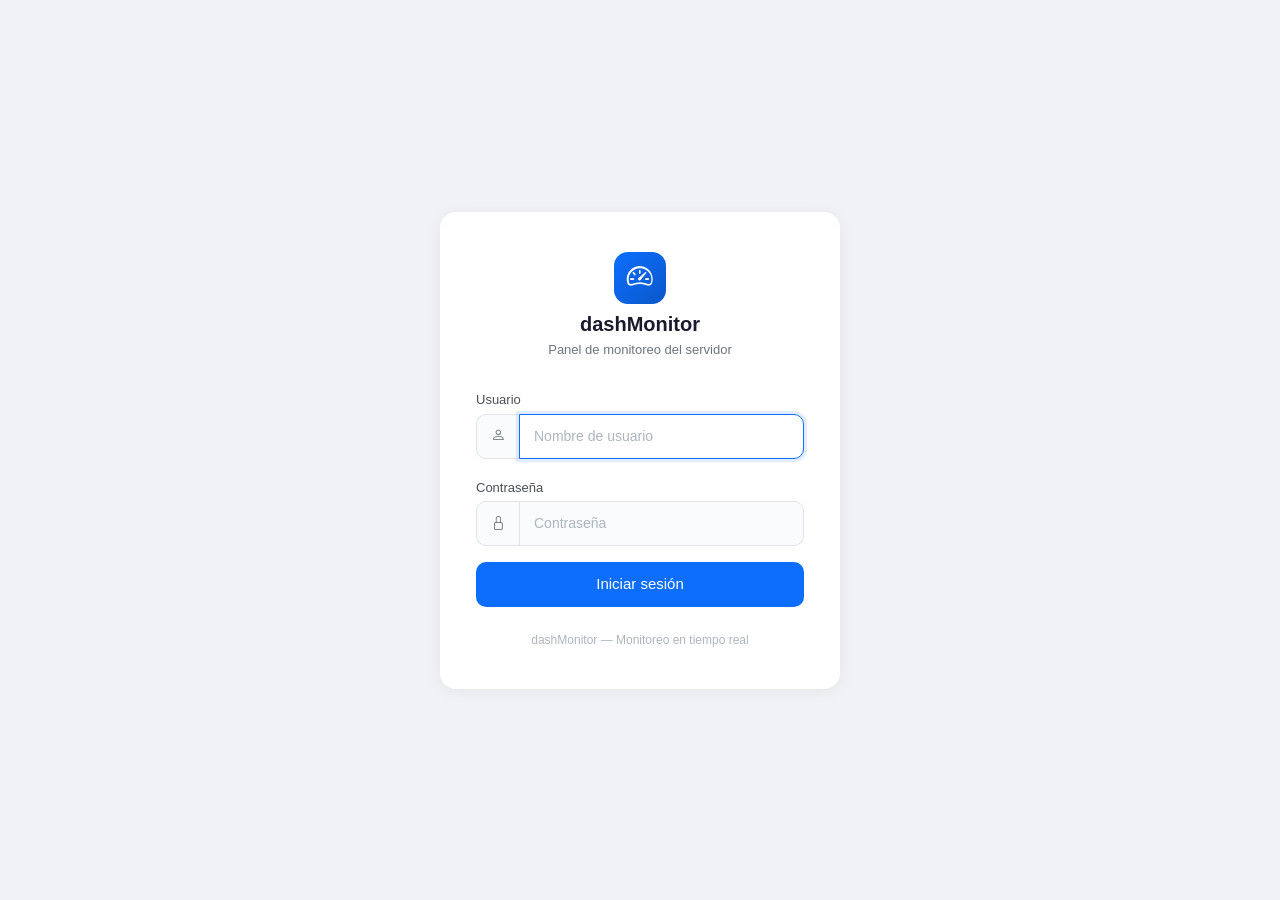
<file: static/login.html>
<!DOCTYPE html>
<html lang="es">
<head>
<meta charset="UTF-8">
<meta name="viewport" content="width=device-width, initial-scale=1.0">
<title>dashMonitor - Iniciar sesión</title>
<link href="https://cdn.jsdelivr.net/npm/bootstrap@5.3.0/dist/css/bootstrap.min.css" rel="stylesheet">
<link href="https://cdn.jsdelivr.net/npm/bootstrap-icons@1.11.0/font/bootstrap-icons.css" rel="stylesheet">
<style>
*{margin:0;padding:0;box-sizing:border-box}
html,body{height:100%}
body{font-family:-apple-system,BlinkMacSystemFont,"Segoe UI",Roboto,Oxygen,Ubuntu,sans-serif;background:#f0f2f5;display:flex;align-items:center;justify-content:center;min-height:100vh;padding:20px}
.login-card{background:#fff;border-radius:16px;padding:40px 36px;width:100%;max-width:400px;box-shadow:0 2px 16px rgba(0,0,0,.06);transition:box-shadow .2s}
.login-card:hover{box-shadow:0 4px 24px rgba(0,0,0,.08)}
.logo{text-align:center;margin-bottom:28px}
.logo-icon{width:52px;height:52px;background:linear-gradient(135deg,#0d6efd,#0a58ca);border-radius:14px;display:inline-flex;align-items:center;justify-content:center;color:#fff;font-size:26px;margin-bottom:8px}
.logo h1{font-size:20px;font-weight:600;color:#1a1a2e;margin:0}
.logo p{font-size:13px;color:#6c757d;margin:4px 0 0}
.form-control{border-radius:10px;padding:11px 14px;font-size:14px;border:1.5px solid #e0e3e8;background:#fafbfc;transition:border-color .2s,box-shadow .2s}
.form-control:focus{border-color:#0d6efd;box-shadow:0 0 0 3px rgba(13,110,253,.12);background:#fff}
.form-control::placeholder{color:#adb5bd}
.input-group-text{border-radius:10px;border:1.5px solid #e0e3e8;background:#fafbfc;color:#6c757d;font-size:14px;padding:11px 14px}
.login-btn{border-radius:10px;padding:11px;font-size:15px;font-weight:500;background:#0d6efd;border:none;transition:opacity .2s}
.login-btn:hover{opacity:.9}
.login-btn:disabled{opacity:.6}
.alert{border-radius:10px;font-size:13px;padding:10px 14px;margin-bottom:16px}
.form-label{font-size:13px;font-weight:500;color:#495057;margin-bottom:4px}
.footer-text{text-align:center;margin-top:24px;font-size:12px;color:#adb5bd}
.spinner-border{width:16px;height:16px;border-width:2px;margin-right:6px;vertical-align:middle}
</style>
</head>
<body>
<div class="login-card">
  <div class="logo">
    <div class="logo-icon"><i class="bi bi-speedometer2"></i></div>
    <h1>dashMonitor</h1>
    <p>Panel de monitoreo del servidor</p>
  </div>

  <div id="login-error" class="alert alert-danger d-none py-2"></div>

  <div class="mb-3">
    <label class="form-label" for="login-user">Usuario</label>
    <div class="input-group">
      <span class="input-group-text"><i class="bi bi-person"></i></span>
      <input id="login-user" class="form-control" placeholder="Nombre de usuario" autocomplete="username" autocapitalize="off" spellcheck="false">
    </div>
  </div>

  <div class="mb-3">
    <label class="form-label" for="login-pass">Contraseña</label>
    <div class="input-group">
      <span class="input-group-text"><i class="bi bi-lock"></i></span>
      <input id="login-pass" class="form-control" type="password" placeholder="Contraseña" autocomplete="current-password">
    </div>
  </div>

  <button id="login-btn" class="login-btn btn btn-primary w-100">
    <span id="login-btn-text">Iniciar sesión</span>
    <span id="login-btn-spinner" class="d-none"><span class="spinner-border spinner-border-sm" role="status"></span>Ingresando...</span>
  </button>

  <div class="footer-text">dashMonitor &mdash; Monitoreo en tiempo real</div>
</div>

<script>
(function() {
  var userInput = document.getElementById('login-user');
  var passInput = document.getElementById('login-pass');
  var btn = document.getElementById('login-btn');
  var btnText = document.getElementById('login-btn-text');
  var btnSpinner = document.getElementById('login-btn-spinner');
  var errorDiv = document.getElementById('login-error');

  function showError(msg) {
    errorDiv.textContent = msg;
    errorDiv.classList.remove('d-none');
  }

  function setLoading(loading) {
    btn.disabled = loading;
    btnText.classList.toggle('d-none', loading);
    btnSpinner.classList.toggle('d-none', !loading);
  }

  function doLogin() {
    var user = userInput.value.trim();
    var pass = passInput.value;
    if (!user || !pass) {
      showError('Complete ambos campos');
      return;
    }
    errorDiv.classList.add('d-none');
    setLoading(true);
    fetch('/auth/login', {
      method: 'POST',
      headers: { 'Content-Type': 'application/json' },
      body: JSON.stringify({ username: user, password: pass })
    }).then(function(r) {
      return r.json().then(function(d) {
        if (!r.ok) throw new Error(d.detail || 'Error de autenticación');
        return d;
      });
    }).then(function(data) {
      localStorage.setItem('dashmonitor_token', data.access_token);
      localStorage.setItem('dashmonitor_refresh', data.refresh_token);
      window.location.href = '/';
    }).catch(function(err) {
      setLoading(false);
      showError(err.message);
    });
  }

  btn.addEventListener('click', doLogin);
  passInput.addEventListener('keydown', function(e) {
    if (e.key === 'Enter') doLogin();
  });
  userInput.focus();
})();
</script>
</body>
</html>
</file>
